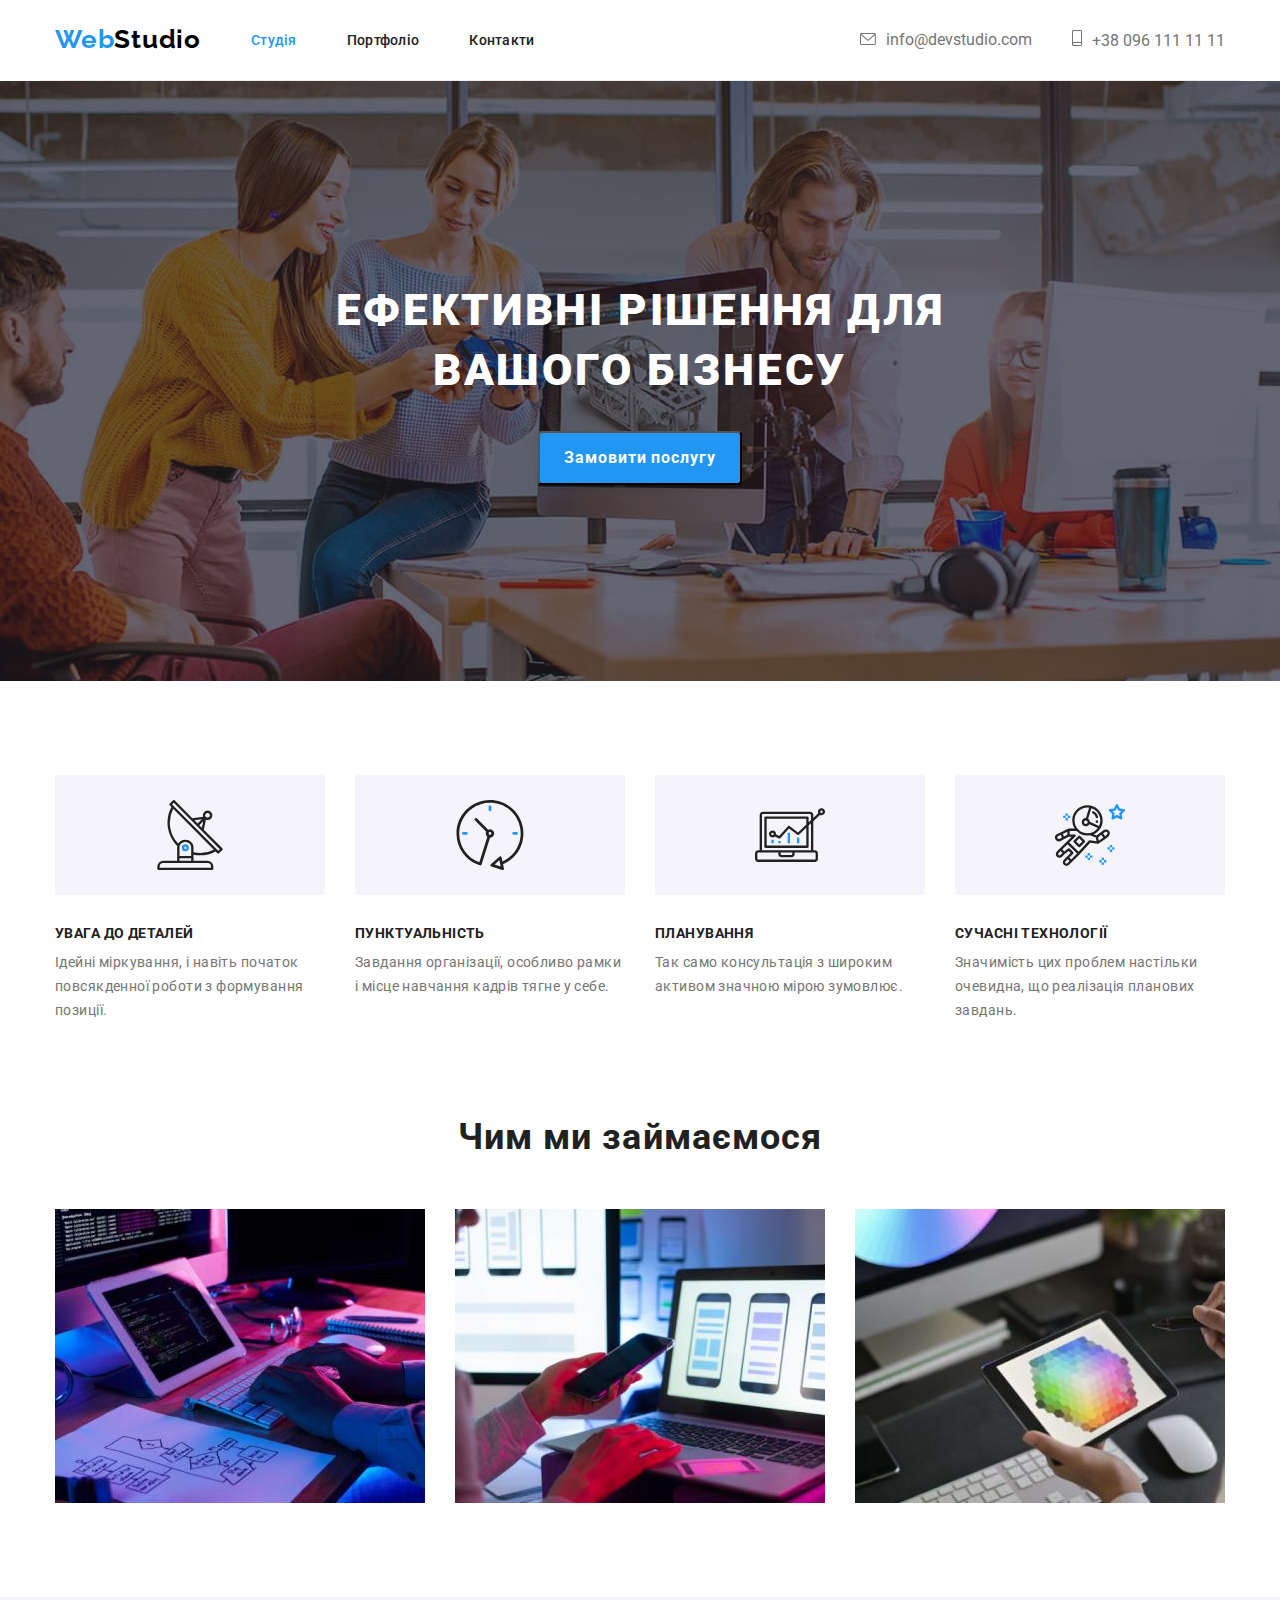
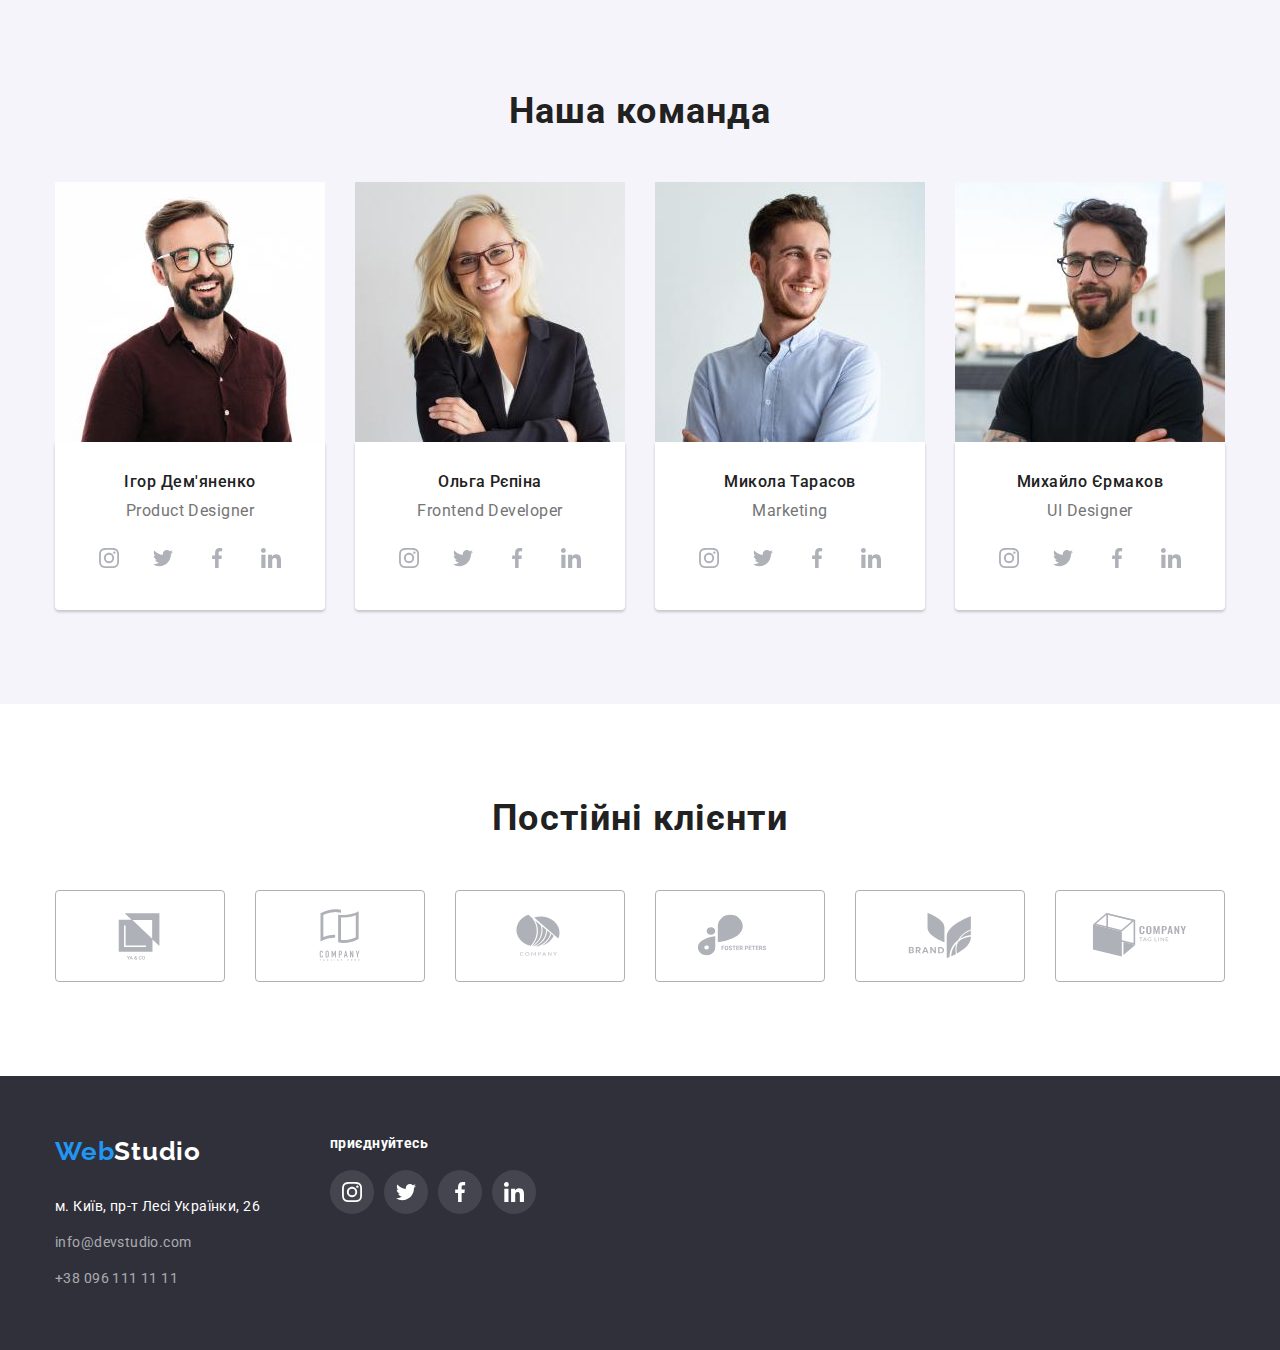
<file: index.html>
<!DOCTYPE html>
<html lang="uk">

<head>
    <meta charset="UTF-8">
    <meta http-equiv="X-UA-Compatible" content="IE=edge">
    <meta name="viewport" content="width=device-width, initial-scale=1.0">
    <title>Студія</title>
    <link rel="preconnect" href="https://fonts.googleapis.com">
    <link rel="preconnect" href="https://fonts.gstatic.com" crossorigin>
    <link
        href="https://fonts.googleapis.com/css2?family=Raleway:wght@700&family=Roboto:wght@400;500;700;900&display=swap"
        rel="stylesheet">
     <link rel="stylesheet" href="https://cdnjs.cloudflare.com/ajax/libs/modern-normalize/1.1.0/modern-normalize.css"
            integrity="sha512-Y0MM+V6ymRKN2zStTqzQ227DWhhp4Mzdo6gnlRnuaNCbc+YN/ZH0sBCLTM4M0oSy9c9VKiCvd4Jk44aCLrNS5Q=="
            crossorigin="anonymous" referrerpolicy="no-referrer" />
 <link rel="stylesheet" href="./css/styles.css">
</head>

<body>
    <header class="header container">

            <nav class="header-nav">
                <a href="./index.html" class="header-logo link">
                    <p lang="en"><span class="logo">Web</span>Studio</p>
                </a>
                <ul class="header-list">
                    <li class="header-lists"><a href="./index.html" class="header-link link current">Студія</a></li>
                    <li class="header-lists"><a href="./portfolio.html" class="header-link link">Портфоліо</a> </li>
                    <li class="header-lists"><a href="" class="header-link link">Контакти</a></li>
                </ul>
            </nav>
            <ul class="header-address">
                <li class="header-icon"> 
                    <a class="header-address-mail link" href="mailto:info@devstudio.com"><svg class="header-icons" width="16" height="12">
                        <use href="./images/icons.svg.svg#icon--2"></use>
                    </svg>info@devstudio.com</a> </li>
                <li class="header-icon"> 
                    <a class="header-address-tel link" href="tel:+380961111111"><svg class="header-icons" width="10" height="16">
                        <use href="./images/icons.svg.svg#icon--1"></use>
                    </svg>+38 096 111 11 11</a></li>
            </ul>
            
        
    </header>
    <main>
        
            <section class="hero">
                <div class="container">
                    <h1 class="hero-title">Ефективні рішення для вашого бізнесу</h1>
                    <button type="button" class="btn">Замовити послугу</button>
                </div>
                
            </section>
        
        <section class="features section">
            
            <div class="container">
                <h2 class="visually-hidden">Особливості</h2>
                <ul class="features-list">
                    <li class="features-item">
                        <div class="icon">
                            <svg width="70" height="70">
                                <use href="./images/icons.svg.svg#icon-antenna1"></use>
                            </svg>
                        </div>
                        <h3 class="features-title">УВАГА ДО ДЕТАЛЕЙ</h3>
                        <p class="features-text">Ідейні міркування, і навіть початок повсякденної роботи з формування позиції.</p>
                    </li>
                    <li class="features-item">
                        <div class="icon">
                            <svg  width="70" height="70">
                                <use href="./images/icons.svg.svg#icon-clock-1-1"></use>
                            </svg>
                        </div>
                        <h3 class="features-title">ПУНКТУАЛЬНІСТЬ</h3>
                        <p class="features-text">Завдання організації, особливо рамки і місце навчання кадрів тягне у себе.</p>
                    </li>
                    <li class="features-item">
                        <div class="icon">
                            <svg  width="70" height="70">
                                <use href="./images/icons.svg.svg#icon-diagram-1-1"></use>
                            </svg>
                        </div>
                        <h3 class="features-title">ПЛАНУВАННЯ</h3>
                        <p class="features-text">Так само консультація з широким активом значною мірою зумовлює.</p>
                    </li>
                    <li class="features-item">
                        <div class="icon">
                            <svg width="70" height="70">
                                <use href="./images/icons.svg.svg#icon-astronaut-1-1"></use>
                            </svg>
                        </div>
                        <h3 class="features-title">СУЧАСНІ ТЕХНОЛОГІЇ</h3>
                        <p class="features-text">Значимість цих проблем настільки очевидна, що реалізація планових завдань.</p>
                    </li>
                </ul>
            </div>
           
        </section>
        <section class="work section">
            <div class="container">
                <h2 class="work-title">Чим ми займаємося</h2>
                <ul class="work-list">
                    <li class="work-lists"><img src="./images/what_we_do_1.jpg" alt="Чоловік пише код" width="370" /></li>
                    <li class="work-lists"><img src="./images/what_we_do_2.jpg" alt="Людина тестує мобільний додаток" width="370" />
                    </li>
                    <li class="work-lists"><img src="./images/what_we_do_3.jpg" alt="Дизайнер вибирає колір для макету" width="370" />
                    </li>
                </ul>
            </div>
            
        </section>
        <section class="team section">
            <div class="container">
                <h2 class="team-title">Наша команда</h2>
                <ul class="team-list">
                    <li class="team-item">
                        <img src="./images/Igor.jpg" alt="Чоловік в окулярах" width="270">
                        <div class="team-border">
                            <h3 class="team-after-title">Ігор Дем'яненко</h3>
                            <p class="team-third-title">Product Designer</p>
                            <ul class="team-soc-list list">
                                <li class="team-soc-items"><a href="#" class="team-soc-link link">
                                    <svg class="team-soc-icons" width="20" height="20">
                                        <use href="./images/icons.svg.svg#icon-instagram-2-2"></use>
                                    </svg>
                                </a></li>
                                <li class="team-soc-items"><a href="#" class="team-soc-link link">
                                    <svg class="team-soc-icons" width="20" height="20">
                                        <use href="./images/icons.svg.svg#icon-twitter-1-2"></use>
                                    </svg>
                                </a></li>
                                <li class="team-soc-items"><a href="#" class="team-soc-link link">
                                    <svg class="team-soc-icons" width="20" height="20">
                                        <use href="./images/icons.svg.svg#icon-facebook-1-2"></use>
                                    </svg>
                                </a></li>
                                <li class="team-soc-items"><a href="#" class="team-soc-link link">
                                    <svg class="team-soc-icons" width="20" height="20">
                                        <use href="./images/icons.svg.svg#icon-linkedin-1-2"></use>
                                    </svg>
                                </a></li>
                            </ul>
                        </div>         
                           
                        
                    </li>
                    <li class="team-item">
                        <img src="./images/Olga.jpg" alt="Жінка в окулярах" width="270">
                        <div class="team-border">
                       
                            <h3 class="team-after-title">Ольга Рєпіна</h3>
                            <p class="team-third-title">Frontend Developer</p>
                            <ul class="team-soc-list list">
                                <li class="team-soc-items"><a href="#" class="team-soc-link link">
                                    <svg class="team-soc-icons" width="20" height="20">
                                        <use href="./images/icons.svg.svg#icon-instagram-2-2"></use>
                                    </svg>
                                </a></li>
                                <li class="team-soc-items"><a href="#" class="team-soc-link link">
                                    <svg class="team-soc-icons" width="20" height="20">
                                        <use href="./images/icons.svg.svg#icon-twitter-1-2"></use>
                                    </svg>
                                </a></li>
                                <li class="team-soc-items"><a href="#" class="team-soc-link link">
                                    <svg class="team-soc-icons" width="20" height="20">
                                        <use href="./images/icons.svg.svg#icon-facebook-1-2"></use>
                                    </svg>
                                </a></li>
                                <li class="team-soc-items"><a href="#" class="team-soc-link link">
                                    <svg class="team-soc-icons" width="20" height="20">
                                        <use href="./images/icons.svg.svg#icon-linkedin-1-2"></use>
                                    </svg>
                                </a></li>
                            </ul>
                        </div>
                        
                    </li>
                    <li class="team-item">
                        <img src="./images/Mykhola.jpg" alt="Чоловік в сорочці" width="270">
                        <div class="team-border">
                            <h3 class="team-after-title">Микола Тарасов</h3>
                            <p class="team-third-title">Marketing</p>
                            <ul class="team-soc-list list">
                                <li class="team-soc-items"><a href="#" class="team-soc-link link">
                                    <svg class="team-soc-icons" width="20" height="20">
                                        <use href="./images/icons.svg.svg#icon-instagram-2-2"></use>
                                    </svg>
                                </a></li>
                                <li class="team-soc-items"><a href="#" class="team-soc-link link">
                                    <svg class="team-soc-icons" width="20" height="20">
                                        <use href="./images/icons.svg.svg#icon-twitter-1-2"></use>
                                    </svg>
                                </a></li>
                                <li class="team-soc-items"><a href="#" class="team-soc-link link">
                                    <svg class="team-soc-icons" width="20" height="20">
                                        <use href="./images/icons.svg.svg#icon-facebook-1-2"></use>
                                    </svg>
                                </a></li>
                                <li class="team-soc-items"><a href="#" class="team-soc-link link">
                                    <svg class="team-soc-icons" width="20" height="20">
                                        <use href="./images/icons.svg.svg#icon-linkedin-1-2"></use>
                                    </svg>
                                </a></li>
                            </ul>
                        </div>
                        
                    </li>
                    <li class="team-item">
                        <img src="./images/Mykhailo.jpg" alt="Чоловік у футболці" width="270">
                        <div class="team-border">
                            <h3 class="team-after-title">Михайло Єрмаков</h3>
                            <p class="team-third-title">UI Designer</p>
                            <ul class="team-soc-list list">
                                <li class="team-soc-items"><a href="#" class="team-soc-link link">
                                    <svg class="team-soc-icons" width="20" height="20">
                                        <use href="./images/icons.svg.svg#icon-instagram-2-2"></use>
                                    </svg>
                                </a></li>
                                <li class="team-soc-items"><a href="#" class="team-soc-link link">
                                    <svg class="team-soc-icons" width="20" height="20">
                                        <use href="./images/icons.svg.svg#icon-twitter-1-2"></use>
                                    </svg>
                                </a></li>
                                <li class="team-soc-items"><a href="#" class="team-soc-link link">
                                    <svg class="team-soc-icons" width="20" height="20">
                                        <use href="./images/icons.svg.svg#icon-facebook-1-2"></use>
                                    </svg>
                                </a></li>
                                <li class="team-soc-items"><a href="#" class="team-soc-link link">
                                    <svg class="team-soc-icons" width="20" height="20">
                                        <use href="./images/icons.svg.svg#icon-linkedin-1-2"></use>
                                    </svg>
                                </a></li>
                            </ul>
                        </div>
                        
                    </li>
                </ul>
            </div>

        </section>
        <section class="customers section">
            <div class="container">
                <h2 class="customers-title">Постійні клієнти</h2>
                <ul class="customers-list">
                    <li class="customers-lists"><a href="" class="customers-link link">
                        <svg class="customers-icons" width="106" height="60">
                            <use href="./images/icons.svg.svg#icon-Logo"></use>
                        </svg>
                    </a></li>
                    <li class="customers-lists"><a href="#" class="customers-link link">
                        <svg class="customers-icons" width="106" height="60">
                            <use href="./images/icons.svg.svg#icon-Logo-1"></use>
                        </svg>
                    </a></li>
                    <li class="customers-lists"><a href="#" class="customers-link link">
                        <svg class="customers-icons" width="106" height="60">
                            <use href="./images/icons.svg.svg#icon-Logo-2"></use>
                        </svg>
                    </a></li>
                    <li class="customers-lists"><a href="#" class="customers-link link">
                        <svg class="customers-icons" width="106" height="60">
                            <use href="./images/icons.svg.svg#icon-Logo-3"></use>
                        </svg>
                    </a></li>
                    <li class="customers-lists"><a href="#" class="customers-link link">
                        <svg class="customers-icons" width="106" height="60">
                            <use href="./images/icons.svg.svg#icon-Logo-4"></use>
                        </svg>
                    </a></li>
                    <li class="customers-lists"><a href="#" class="customers-link link">
                        <svg class="customers-icons" width="106" height="60">
                            <use href="./images/icons.svg.svg#icon-Logo-5"></use>
                        </svg>
                    </a></li>
                </ul>
            </div>
        </section>



    </main>
<footer class="footer">
    <div class="container footer-icons">
        <div class="footer-soc-icon">
        <a href="./index.html" class="footer-logoo link">
            <p class="footer-logo" lang="en"><span class="logo">Web</span>Studio</p>
        </a>
        <address>
            <ul class="auth-address">
                <li class="auth-addr">
                    <a class="address-link link" href="https://goo.gl/maps/w7YaTW3pfnJ49hA66" target="_blank"
                        rel="noopener noreferrer nofollow"> м. Київ,
                        пр-т Лесі Українки, 26</a>
                </li>
                <li class="auth-addr">
                    <a class="address-item link" href="mailto:info@devstudio.com">info@devstudio.com</a>
                </li>
                <li>
                    <a class="address-item link" href="tel:+380961111111">+38 096 111 11 11</a>
                </li>
            </ul>
        </address>
        </div>
        <section class="footer-soc-icons">
            <h3 class="footer-soc-title">приєднуйтесь</h3>
            <ul class="footer-list">
                <li class="footer-lists"><a href="#" class="footer-link link">
                    <svg class="footer-icons" width="20" height="20">
                        <use  href="./images/icons.svg.svg#icon-instagram-2-3"></use>
                    </svg>
                </a></li>
                <li class="footer-lists"><a href="#" class="footer-link link">
                    <svg class="footer-icons" width="20" height="20">
                        <use href="./images/icons.svg.svg#icon-twitter-1-3"></use>
                    </svg>
                </a></li>
                <li class="footer-lists"><a href="#" class="footer-link link">
                    <svg class="footer-icons" width="20" height="20">
                        <use href="./images/icons.svg.svg#icon-facebook-1-1"></use>
                    </svg>
                </a></li>
                <li class="footer-lists"><a href="#" class="footer-link link">
                    <svg class="footer-icons" width="20" height="20">
                        <use href="./images/icons.svg.svg#icon-linkedin-1-1"></use>
                    </svg>
                </a></li>
            </ul>
        </section>

    </div>


</footer>
</body>

</html>
</file>
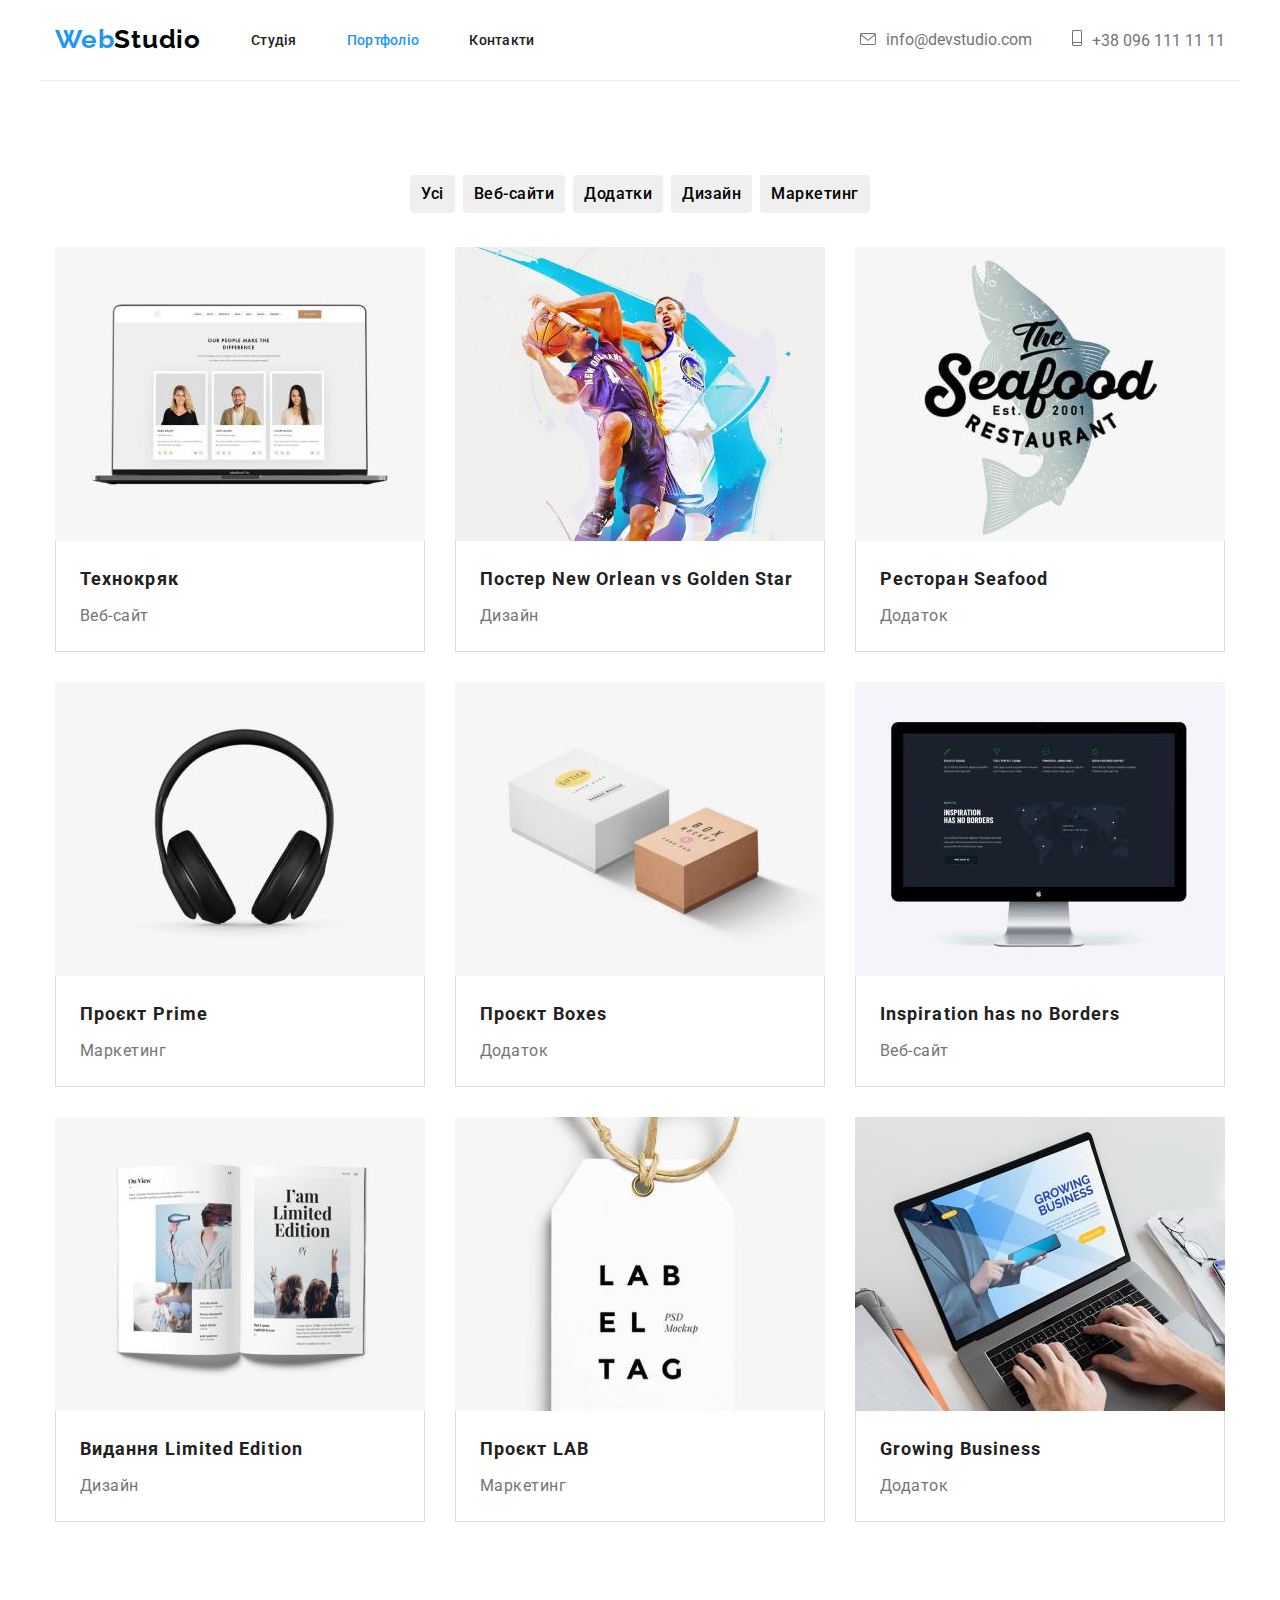
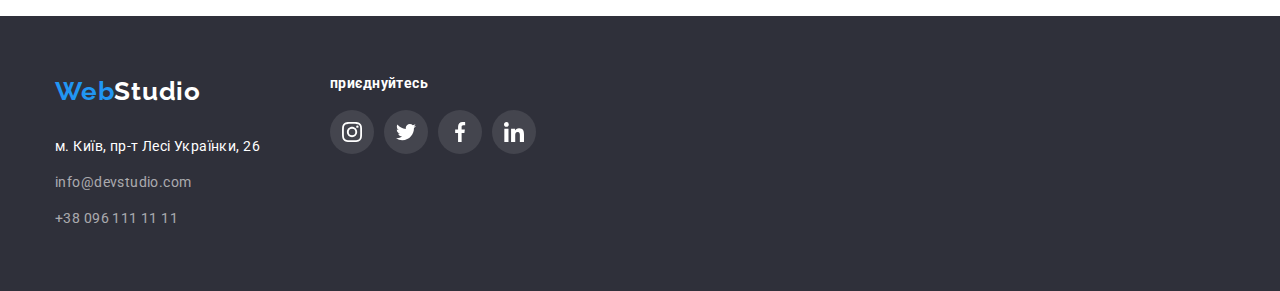
<file: portfolio.html>
<!DOCTYPE html>
<html lang="uk">

<head>
    <meta charset="UTF-8">
    <meta http-equiv="X-UA-Compatible" content="IE=edge">
    <meta name="viewport" content="width=device-width, initial-scale=1.0">
    <title>Студія</title>
    <link rel="preconnect" href="https://fonts.googleapis.com">
    <link rel="preconnect" href="https://fonts.gstatic.com" crossorigin>
    <link
        href="https://fonts.googleapis.com/css2?family=Raleway:wght@700&family=Roboto:wght@400;500;700;900&display=swap"
        rel="stylesheet">
    <link rel="stylesheet" href="https://cdnjs.cloudflare.com/ajax/libs/modern-normalize/1.1.0/modern-normalize.css"
            integrity="sha512-Y0MM+V6ymRKN2zStTqzQ227DWhhp4Mzdo6gnlRnuaNCbc+YN/ZH0sBCLTM4M0oSy9c9VKiCvd4Jk44aCLrNS5Q=="
            crossorigin="anonymous" referrerpolicy="no-referrer" />
    <link rel="stylesheet" href="./css/styles.css">
</head>

<body>
    <header class="header container">
    
        <nav class="header-nav">
            <a href="./index.html" class="header-logo link">
                <p lang="en"><span class="logo">Web</span>Studio</p>
            </a>
            <ul class="header-list">
                <li class="header-lists"><a href="./index.html" class="header-link link">Студія</a></li>
                <li class="header-lists"><a href="./portfolio.html" class="header-link link current">Портфоліо</a> </li>
                <li class="header-lists"><a href="" class="header-link link">Контакти</a></li>
            </ul>
        </nav>
        <ul class="header-address">
            <li class="header-icon">
                <a class="header-address-mail link" href="mailto:info@devstudio.com"><svg class="header-icons" width="16"
                        height="12">
                        <use href="./images/icons.svg.svg#icon--2"></use>
                    </svg>info@devstudio.com</a>
            </li>
            <li class="header-icon">
                <a class="header-address-tel link" href="tel:+380961111111"><svg class="header-icons" width="10" height="16">
                        <use href="./images/icons.svg.svg#icon--1"></use>
                    </svg>+38 096 111 11 11</a>
            </li>
        </ul>
        </nav>
    
    </header>
    <main class="main">
        <section class="section">
            <div class="container">
                <h1 class="visually-hidden">Наші роботи</h1>
                <ul class="filter">
                    <li class="filter-buttons"><button type="button" class="filter-button button">Усі</button></li>
                    <li class="filter-buttons"><button type="button" class="filter-button button">Веб-сайти</button></li>
                    <li class="filter-buttons"><button type="button" class="filter-button button">Додатки</button></li>
                    <li class="filter-buttons"><button type="button" class="filter-button button">Дизайн</button></li>
                    <li class="filter-buttons"><button type="button" class="filter-button button">Маркетинг</button></li>
                </ul> 
                
                
                <ul class="project">
                    <li class="project-list">
                            <a class="project-link" href="">
                            <img src="./images/our_work_1.jpg" alt="Відкритий ноутбук" width="370">
                            <div class="project-border">
                                <h2 class="project-title">Технокряк</h2>
                                <p class="project-description">Веб-сайт</p>
                            </div>
                            </a>
                        
                    </li>
                    <li class="project-list">
                        <a class="project-link" href="">
                            <img src="./images/our_work_2.jpg" alt="Два чоловіки грають в баскетбол" width="370">
                            <div class="project-border">
                                <h2 class="project-title">Постер New Orlean vs Golden Star</h2>
                                <p class="project-description">Дизайн</p>
                            </div>
                            
                        </a>
                    </li>
                    <li class="project-list">
                        <a class="project-link" href="">
                            <img src="./images/our_work_3.jpg" alt="Логотип ресторану" width="370">
                            <div class="project-border">
                                <h2 class="project-title">Ресторан Seafood</h2>
                                <p class="project-description">Додаток</p>
                            </div>
                            
                        </a>
                    </li>
                    <li class="project-list">
                        <a class="project-link" href="">
                            <img src="./images/our_work_4.jpg" alt="Навушники" width="370">
                            <div class="project-border">
                                <h2 class="project-title">Проєкт Prime</h2>
                                <p class="project-description">Маркетинг</p>
                            </div>
                            
                        </a>
                    </li>
                    <li class="project-list">
                        <a class="project-link" href="">
                            <img src="./images/our_work_5.jpg" alt="Дві коробки лежать" width="370">
                            <div class="project-border">
                                <h2 class="project-title">Проєкт Boxes</h2>
                                <p class="project-description">Додаток</p>
                            </div>
                        </a>
                    </li>
                    <li class="project-list">
                        <a class="project-link" href="">
                            <img src="./images/our_work_6.jpg" alt="Ввімкнений екран комп'ютера" width="370">
                            <div class="project-border">
                                <h2 class="project-title">Inspiration has no Borders</h2>
                                <p class="project-description">Веб-сайт</p>
                            </div>
                        </a>
                    </li>
                    <li class="project-list">
                        <a class="project-link" href="">
                            <img src="./images/our_work_7.jpg" alt="Відкрита книга">
                            <div class="project-border">
                                <h2 class="project-title">Видання Limited Edition</h2>
                                <p class="project-description">Дизайн</p>
                            </div>
                        </a>
                    </li>
                    <li class="project-list">
                        <a class="project-link" href="">
                            <img src="./images/our_work_8.jpg" alt="Лейба" width="370">
                            <div class="project-border">
                                <h2 class="project-title">Проєкт LAB</h2>
                                <p class="project-description">Маркетинг</p>
                            </div>
                        </a>
                    </li>
                    <li class="project-list">
                        <a class="project-link" href="">
                            <img src="./images/our_work_9.jpg" alt="Відкритий ноутбук за яким працюють" width="370">
                            <div class="project-border">
                                <h2 class="project-title">Growing Business</h2>
                                <p class="project-description">Додаток</p>
                            </div>
                        </a>
                    </li>
                </ul>
            </div>
          

         </section>
    </main>
    <footer class="footer">
        <div class="container footer-icons">
            <div class="footer-soc-icon">
                <a href="./index.html" class="footer-logoo link">
                    <p class="footer-logo" lang="en"><span class="logo">Web</span>Studio</p>
                </a>
                <address>
                    <ul class="auth-address">
                        <li class="auth-addr">
                            <a class="address-link link" href="https://goo.gl/maps/w7YaTW3pfnJ49hA66" target="_blank"
                                rel="noopener noreferrer nofollow"> м. Київ,
                                пр-т Лесі Українки, 26</a>
                        </li>
                        <li class="auth-addr">
                            <a class="address-item link" href="mailto:info@devstudio.com">info@devstudio.com</a>
                        </li>
                        <li>
                            <a class="address-item link" href="tel:+380961111111">+38 096 111 11 11</a>
                        </li>
                    </ul>
                </address>
            </div>
            <section class="footer-soc-icons">
                <h3 class="footer-soc-title">приєднуйтесь</h3>
                <ul class="footer-list">
                    <li class="footer-lists"><a href="#" class="footer-link link">
                            <svg class="footer-icons" width="20" height="20">
                                <use href="./images/icons.svg.svg#icon-instagram-2-3"></use>
                            </svg>
                        </a></li>
                    <li class="footer-lists"><a href="#" class="footer-link link">
                            <svg class="footer-icons" width="20" height="20">
                                <use href="./images/icons.svg.svg#icon-twitter-1-3"></use>
                            </svg>
                        </a></li>
                    <li class="footer-lists"><a href="#" class="footer-link link">
                            <svg class="footer-icons" width="20" height="20">
                                <use href="./images/icons.svg.svg#icon-facebook-1-1"></use>
                            </svg>
                        </a></li>
                    <li class="footer-lists"><a href="#" class="footer-link link">
                            <svg class="footer-icons" width="20" height="20">
                                <use href="./images/icons.svg.svg#icon-linkedin-1-1"></use>
                            </svg>
                        </a></li>
                </ul>
            </section>
    
        </div>
    
    
    </footer>
</body>

</html>
</file>
<file: css/styles.css>
:root{
    --primary-color: #FFFFFF;    
    --active-color:#2196F3;
    --active-color-two:#000000;
    --font-color:#757575;}

body{
    font-family:"roboto", sans-serif;
    background-color:var(--primary-color);
    color: #212121;}

    p,
    h1,
    h2,
    h3{
        margin: 0px;
    }
    
img{
        display: block;
    }
    
.container{
        max-width: 1200px;
        width: 100%;
        margin: auto auto;
        padding-left: 15px;
        padding-right: 15px;
    }
.link {
             text-decoration: none;
             color: var(--font-color);
         }
    
ul {
             margin: 0px;
             padding: 0px;
             list-style: none;
         }
       
         .section{
            padding-top: 94px;
            padding-bottom: 94px;
            width: 100%;
         }
  /*----------Header.index---------*/
  
.header-logo {
    margin-top: 24px;
    margin-bottom: 25px;
    font-family: 'Raleway';
    font-weight: 700;
    font-size: 26px;
    line-height: 1.19;
    letter-spacing: 0.03em;
    color: var(--active-color-two);}

a.header-logo{
    color:var(--active-color-two);
margin-right: 50px;} 
.logo{
    color:var(--active-color);}

.logo:hover,
a.header-logo:hover{
    color:var(--active-color);}
.logo:focus,
a.header-logo:focus{
    color:var(--active-color);}

.header-list .link.current{
    color: var(--active-color);}

.header-lists{
    font-family: 'roboto', sans-serif;
    font-weight: 500;
    font-size: 14px;
    line-height: 1.14;
    line-height: 100%;
    letter-spacing: 0.02em;;
    }
.header-link{
   color: #212121
}

    .header-lists{margin-right: 50px;
        padding: 10px 0px;}

 .header-lists:last-child {
     margin-right: 0px;
 }
     
.header-link:hover,
.header-link:focus{
    color:var(--active-color);}

.header-address-mail:hover,
.header-address-mail:focus{color: var(--active-color);}

.header-address-tel:hover,
.header-address-tel:focus{
    color: var(--active-color);}

.header-list,
.header-address {
            display: inline-flex;
            align-items: center;
            justify-content: center;
        }
.header-nav{
        display: flex;
        align-items: center;
            }
        

header {
     display: flex;
     align-items: center;
     justify-content: space-between;
     border-bottom: 1px #ECECEC solid;
}
   

.header-address-mail{
    margin-right: 40px;
}

.header-icons{
        fill: currentColor;
        margin-right: 10px;
}
/*----------Hero.index---------*/
.hero { background: #2F303A;
text-align: center;
padding-top: 200px;
padding-bottom: 200px;
}

.hero-title {
        margin: 0 auto;
        margin-bottom: 30px;
        width: 696px;
        font-weight: 900;
        font-size: 44px;
        line-height: 1.36;    
        letter-spacing: 0.06em;
        text-transform: uppercase;
        color:var(--primary-color);}

.btn {
    display: inline-block;  
    padding: 10px 24px;
    font-family: inherit;
    font-weight: 700;
    font-size: 16px;
    line-height: 1.88;
    
    letter-spacing: 0.06em;
    background:var(--active-color);
    box-shadow: 0px 4px 4px rgba(0, 0, 0, 0.15);
    border-radius: 4px;    
    color:var(--primary-color);
    cursor: pointer;}
.btn:hover,
.btn:focus{color: var(--active-color-two);}

.hero{
    max-width: 1600px;
    height: 600px;
    margin-left: auto;
    margin-right: auto;
    background-image: linear-gradient(
        to left top, 
        rgba(47, 48, 58, 0.4),
        rgba(47, 48, 58, 0.4) ), 
    url('../images/background.jpg');
    background-repeat: no-repeat;
    background-position: center;
    background-size: cover;
    background-color: #C4C4C4;
    
}
/*----------Features.index--------*/
.visually-hidden {
    position: absolute;
    width: 1px;
    height: 1px;
    margin: -1px;
    border: 0;
    padding: 0;
    white-space: nowrap;
    clip-path: inset(100%);
    clip: rect(0 0 0 0);
    overflow: hidden;}

.features-list {
        display: flex; }
.features-item{
        flex-wrap: wrap;
        margin-right: 30px;  }

.features-item:last-child{
            margin-right: 0px;
        }

   
.features-title {
    padding-bottom: 10px;
     font-weight: 700;
    font-size: 14px;
    line-height: 16px;
    letter-spacing: 0.03em;
    text-transform: uppercase;}

.features-text {
    font-size: 14px;
     line-height: 1.71;         
     letter-spacing: 0.03em;    
      color:var(--font-color);}

 .icon{
    width: 270px;
    height: 120px;
    display: flex;
    background-repeat: no-repeat;
    background-color: #F5F4FA;
    margin-bottom: 30px;
    align-items: center;
    justify-content: center;
    background-size: contain;
}


/*----------what we do.index--------*/

.work-list{
    display: flex;    
}
.work-lists{
    margin-right: 30px;
}
.work-list .work-lists:last-child{
    margin-right: 0px;
}
.work-title {
    margin-bottom: 50px;
    font-weight: 700;
    font-size: 36px;
    line-height: 1.16;
    text-align: center;
    letter-spacing: 0.03em;}

.section.work{
        padding-top: 0px;
    }
/*----------Our teem.index--------*/

.team {background: #F5F4FA;
}
.team-list{
    display: flex;
}
.team-item{
    margin-right: 30px;
}
.team-list .team-item:last-child{
    margin-right: 0px;
}


.team-title {    
    margin-bottom: 50px;
    font-weight: 700;
    font-size: 36px;
    line-height: 1.16;
    text-align: center;
    letter-spacing: 0.03em;}

.team-after-title {
    padding-bottom: 10px;
    padding-top: 30px;
    font-weight: 500;
     font-size: 16px;
    line-height: 1.19;    
    text-align: center;
     letter-spacing: 0.03em;}

.team-third-title {
    padding-bottom: 16px;
    font-size: 16px;
    line-height: 1.19;     
    text-align: center;
    letter-spacing: 0.03em;    
    color:var(--font-color);}

.team-border{
    border-bottom-right-radius: 4px;
    border-bottom-left-radius:  4px;
    background-color: var(--primary-color);
    box-shadow: 0 2px 3px 0px rgba(0, 0, 0, 0.2);
}

.team-soc-list{
    display: flex;
    justify-content: center;
    align-items: center;
    padding-bottom: 30px;
}

.team-soc-items{
    width: 44px;
    height: 44px;
}
.team-soc-items:not(:last-child){
    margin-right: 10px;
}

.team-soc-link{
    width: 100%;
    height: 100%;
    display: block;
    border-radius: 50%;
    display: flex;
    justify-content: center;
    align-items: center;
    background-color: var(--primary-color);
}

.team-soc-icons {
    fill: #afb1b8;
}
.team-soc-link:hover {
    background-color: var(--active-color);
    color: var(--primary-color);
}

.team-soc-link:hover .team-soc-icons{
   fill: currentColor;
}

/*----------Customers--------*/

.customers-title{
    font-size: 36px;
    line height: 42px;
    line height: 100%;
    text-align: center;
    letter-spacing: 0.03em;
    margin-bottom: 50px;
}

.customers-list{
        display: flex;
        justify-content: center;
        align-items: center;
        }

.customers-lists{
    width: 170px;
    height: 92px;
   }

.customers-lists:not(:last-child) {
    margin-right: 30px;
}
.customers-link{
    display: flex;
    justify-content: center;
    align-items: center;
    height: 92px;
    border: 1px rgba(175, 177, 184, 1) solid;
    border-radius: 4px;
    color: var(--active-color);
    }
.customers-icons {
    fill: #afb1b8;
}

.customers-link:hover{
    border: 1px solid var(--active-color);
    }

.customers-lists:hover .customers-icons{
    fill: var(--active-color);
}

/*----------Footer--------*/
.footer{
    max-width: 1600px;
    background-color: #2F303A;
    padding: 60px 0px;}

.footer-logoo {
    
    font-family: 'Raleway';
    font-weight: 700;
    font-size: 26px;
    line-height: 1.19;
    letter-spacing: 0.03em;
    color: var(--active-color-two);
}


.footer-logo {color: var(--primary-color);
              margin-bottom: 28px;}

.footer-logo:hover{color: var(--active-color);}
.footer-logo:focus{color: var(--active-color);}
.auth-address {font-style: normal;}
.address-link {        
    font-weight: 400;
    font-size: 14px;
    line-height: 1.71; 
    letter-spacing: 0.03em;   
    color: var(--primary-color);}

.address-item {       
    font-size: 14px;
    line-height: 1.71;
    letter-spacing: 0.03em;    
     color: rgba(255, 255, 255, 0.6);}

.address-link:hover,
.address-link:focus{color: var(--active-color);}

.address-item:hover,
.address-item:focus{color: var(--active-color);}

.auth-addr{
    margin-bottom: 12px;
}


.footer-soc-title{
    font-style: bold;
    font-size: 14px;   
    line-height: 1.14;     
    line-height: 100%;
    align-items: left;
    vertical-align: top; 
    letter-spacing: 0.03em;
    color: var(--primary-color);
    margin-bottom: 20px;
}
.footer-icons {
    display: flex;
}

.footer-list{
    display: flex;
    justify-content: center;
    align-items: center;
}


.footer-soc-icon{
    margin-right: 70px;
}


.footer-lists {
    width: 44px;
    height: 44px;
    }
.footer-lists:not(:last-child){
    margin-right: 10px;
}
.footer-link{
    width: 100%;
    height: 100%;
    border-radius: 50%;
    display: flex;
    justify-content: center;
    align-items: center;
    background-color: rgba(255, 255, 255, 0.1);
}
.footer-link:hover{
   background-color: var(--active-color);
}
/*----------Filter.portfolio--------*/
.filter-button {    
    font-family: inherit;
    font-weight: 500;
    font-size: 16px;
    line-height: 1.62;
    text-align: center;
    letter-spacing: 0.03em;
    border-radius: 4px;
    border: 5px solid transparent;
    cursor: pointer;}

.button:hover,
.button:focus{
    background:var(--active-color);
    color: var(--primary-color);
    box-shadow: 0px 3px 1px rgba(0, 0, 0, 0.1), 0px 1px 2px rgba(0, 0, 0, 0.08), 0px 2px 2px rgba(0, 0, 0, 0.12);
    border-radius: 4px;}
.filter {
      display: flex;
      justify-content: center; 
      margin-bottom: 34px;
          }
.filter-buttons{
    margin-right: 8px;
}
.filter-buttons:last-child{
    margin-right: 0px;
   }
.filter-button:hover,
.filter-button:focus{
    box-shadow: 0px 3px 1px rgba(0, 0, 0, 0.1);
}
/*----------Main.portfolio--------*/

.project-title {
    padding-bottom: 4px;
    font-weight: 700;
    font-size: 18px;
    line-height: 2.0;
    letter-spacing: 0.06em;
    color: #212121;}

.project-description {
    font-size: 16px;
    line-height: 1.88;          
    letter-spacing: 0.03em;    
    color: var(--font-color);}

.project-link{
    text-decoration: none;
    display: block;
 }

.project{
        display: flex;
        flex-wrap: wrap;
        
    }
.project-list{
    width: 370px;
    margin-right: 30px;
    margin-bottom: 30px;
}
.project-list:nth-child(3n) {
    margin-right: 0px;
}
.project-list:nth-last-child(-n+3) {
    margin-bottom: 0px;
}

.project-border{
    padding: 20px 24px ;
    border-bottom: 1px rgba(0, 0, 0, 0.14) solid;
    border-left: 1px rgba(0, 0, 0, 0.14) solid;
    border-right: 1px rgba(0, 0, 0, 0.14) solid;

    }

.project-link:hover{
    box-shadow:  1px 4px 6px rgba(0, 0, 0, 0.16);
}
</file>
